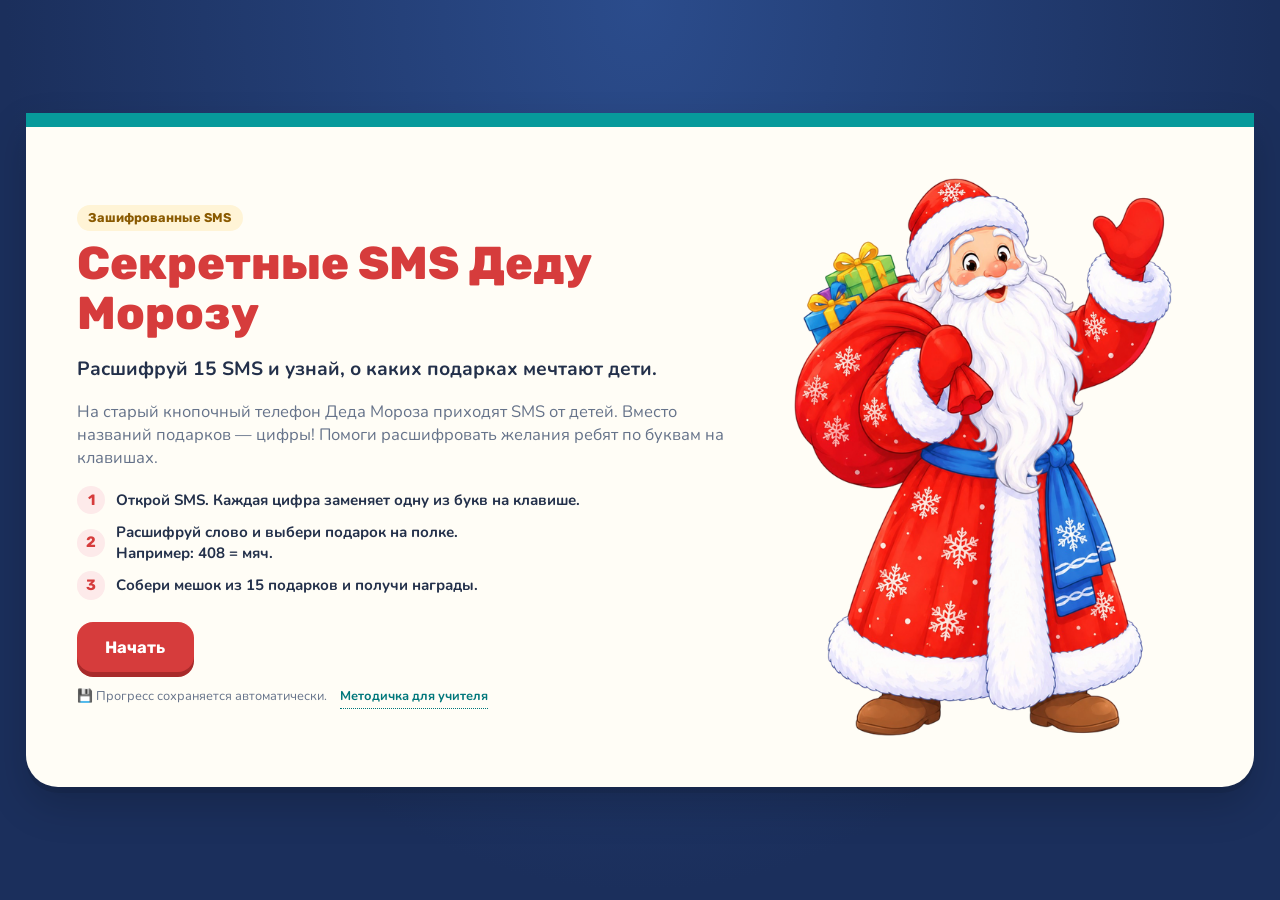
<file: index.html>
<!DOCTYPE html>
<html lang="ru">
<head>
  <meta charset="UTF-8">
  <meta name="viewport" content="width=device-width, initial-scale=1">
  <title>Секретные SMS Деду Морозу</title>
  <link rel="stylesheet" href="files/style.css">
</head>
<body>
  <div class="snow" id="snow" aria-hidden="true"></div>

  <!-- ЭКРАН 1: ОБЛОЖКА -->
  <section id="screen-start" class="screen active">
    <div class="cover">
      <div class="cover-text">
        <div class="badge" id="start-badge"></div>
        <h1 id="start-title"></h1>
        <p class="cover-tagline" id="start-tagline">Расшифруй 15 SMS и узнай, о каких подарках мечтают дети.</p>
        <p class="lead">На старый кнопочный телефон Деда Мороза приходят SMS от детей. Вместо названий подарков — цифры! Помоги расшифровать желания ребят по буквам на клавишах.</p>
        <ul class="how">
          <li><span class="how-num">1</span><span>Открой SMS. Каждая цифра заменяет одну из букв на клавише.</span></li>
          <li><span class="how-num">2</span><span>Расшифруй слово и выбери подарок на полке. <br>Например: 408 = мяч.</span></li>
          <li><span class="how-num">3</span><span>Собери мешок из <b id="start-count">15</b> подарков и получи награды.</span></li>
        </ul>
        <div class="start-actions">
          <button class="btn btn-primary hidden" id="btn-continue"></button>
          <button class="btn btn-primary" id="btn-start">Начать</button>
        </div>
        <p class="save-note">Прогресс сохраняется автоматически. <button class="teacher-link" id="btn-guide-start" type="button">Методичка для учителя</button></p>
      </div>
      <div class="cover-ded"><img src="files/img/ded-happy.png" alt="Дед Мороз"></div>
    </div>
  </section>

  <!-- ЭКРАН 2: ИГРА -->
  <section id="screen-game" class="screen">
    <header class="topbar">
      <div class="progress" id="progress"></div>
      <div class="topbar-right">
        <div class="pill" title="Время расшифровки SMS"><span>⏱</span> <span id="timer">0:00</span></div>
        <div class="pill" title="Подарков в мешке"><span>🎁</span> <span id="sack-count">0</span>/<span id="sack-total">15</span></div>
        <button class="pill pill-btn" id="btn-awards" title="Награды"><span>🏆</span> <span id="awards-count">0</span></button>
        <button class="icon-btn" id="btn-sound" title="Звук">🔊</button>
      </div>
    </header>

    <!-- 2а. Пришло SMS -->
    <div class="stage" id="stage-mail">
      <div class="mailbox-wrap">
        <div class="phone phone-incoming" id="incoming-phone">
  <div class="phone-speaker" aria-hidden="true"></div>
  <div class="phone-screen">
    <div class="phone-status"><span>ДЕД МОРОЗ</span><span aria-hidden="true">▮▮▮ ▰</span></div>
    <div class="sms-notification" aria-hidden="true">SMS <span class="sms-badge">1</span></div><div id="env-from"></div><div class="phone-caption">Новое сообщение</div>
  </div>
  <div class="phone-nav" aria-hidden="true"><span>●</span><span>▣</span><span>↩</span></div>
  <div class="phone-keypad" aria-label="Ключ к шифру"></div>
</div>
        <div class="mail-text">
          <div class="mail-num" id="mail-num"></div>
          <h2 id="mail-title"></h2>
          <div class="mail-hint" id="mail-hint"></div>
          <button class="btn btn-primary btn-big" id="btn-open">Открыть SMS</button>
          <p class="mail-note">Открой SMS, расшифруй слово и выбери подарок. Телефон с буквами останется перед глазами.</p>
        </div>
      </div>
      <aside class="incoming-assistant" aria-label="Подсказка Деда Мороза">
        <p class="incoming-bubble">Помоги мне расшифровать SMS, чтобы правильно выбрать подарок!</p>
        <img src="files/img/ded-sms.png" alt="Дед Мороз читает новое SMS на кнопочном телефоне" width="1088" height="1472">
      </aside>
    </div>

    <!-- 2б. SMS и кладовая -->
    <div class="stage hidden" id="stage-letter">
      <div class="letter-col">
        <div class="phone" id="game-phone">
  <div class="phone-speaker" aria-hidden="true"></div>
  <div class="phone-screen">
    <div class="phone-status"><span>ДЕД МОРОЗ</span><span aria-hidden="true">▮▮▮ ▰</span></div>
    <div class="letter-head"><span class="letter-from" id="letter-from"></span><span class="letter-mech" id="letter-mech"></span></div><div class="letter-body"><div class="letter-text" id="letter-text"></div></div>
  </div>
  <div class="phone-nav" aria-hidden="true"><span>●</span><span>▣</span><span>↩</span></div>
  <div class="phone-keypad" aria-label="Ключ к шифру"></div>
</div>
        <p class="sms-help" id="sms-help">Одна цифра — одна буква. Сверься с клавишами и выбери подарок на полке.</p>
      </div>

      <div class="side" id="gift-side">
        <div class="storeroom" id="storeroom">
          <div class="store-head">
            <h3 id="store-q"></h3>
            <span class="store-hint">Выбери подарок на полке</span>
          </div>
          <div class="shelves" id="shelves"></div>
        </div>
      </div>
      <div class="result hidden" id="result" role="status" aria-live="polite"></div>
    </div>
  </section>

  <!-- ЭКРАН 3: ФИНАЛ -->
  <section id="screen-finish" class="screen">
    <div class="finish">
      <div class="finish-ded"><img src="files/img/ded-happy.png" alt=""></div>
      <div class="finish-main">
        <div class="finish-head">
          <div>
            <div class="badge">Все подарки собраны!</div>
            <h1>Спасибо, помощник!</h1>
          </div>
          <div class="finish-actions">
            <button class="btn btn-secondary" id="btn-guide-finish" type="button">Методичка</button>
            <button class="btn btn-secondary" id="btn-diploma">🏅 Грамота</button>
            <button class="btn btn-primary" id="btn-restart">Сыграть ещё раз</button>
          </div>
        </div>
        <div class="stats" id="stats"></div>
        <h3 class="sub">Награды</h3>
        <div class="awards" id="finish-awards"></div>
        <h3 class="sub">Подарки и время расшифровки</h3>
        <div class="kids" id="kids"></div>
      </div>
    </div>
  </section>

  <!-- Методичка открывается поверх обложки или итогов и не меняет игровую сетку. -->
  <dialog class="guide-modal" id="guide-modal" aria-labelledby="guide-title">
    <div class="guide-modal-head">
      <h2 id="guide-title">Методичка для учителя</h2>
      <button class="btn btn-secondary" id="btn-guide-close" type="button" autofocus>Закрыть</button>
    </div>
    <iframe id="guide-frame" title="Методичка: инструкция, ответы и награды" data-src="files/guide.html"></iframe>
  </dialog>

  <!-- НАГРАДЫ -->
  <div class="modal hidden" id="awards-modal">
    <div class="card">
      <h2>Награды</h2>
      <div class="awards" id="awards-list"></div>
      <div class="card-actions"><button class="btn btn-primary" id="btn-awards-close">Закрыть</button></div>
    </div>
  </div>

  <!-- ГРАМОТА -->
  <div class="modal hidden" id="diploma-modal">
    <div class="card diploma-card">
      <div class="diploma" id="diploma">
        <div class="dip-top">ГРАМОТА</div>
        <div class="dip-sub">вручается</div>
        <input class="dip-name" id="dip-name" placeholder="Впиши своё имя" maxlength="40">
        <div class="dip-text">за помощь Деду Морозу: расшифрованы все <span id="dip-total">15</span> SMS и собраны подарки для ребят!</div>
        <div class="dip-row"><span id="dip-time"></span><span id="dip-awards"></span></div>
        <img class="dip-ded" src="files/img/ded-happy.png" alt="">
        <div class="dip-sign">Дед Мороз</div>
      </div>
      <div class="card-actions">
        <button class="btn btn-secondary" id="btn-print">🖨 Распечатать</button>
        <button class="btn btn-primary" id="btn-diploma-close">Закрыть</button>
      </div>
    </div>
  </div>

  <div class="toast-box" id="toasts"></div>
  <img class="flyer hidden" id="flyer" alt="">

  <script src="files/letters.js"></script>
  <script src="files/mechanics.js"></script>
  <script src="files/rules.js"></script>
  <script src="files/game.js"></script>
</body>
</html>
</file>
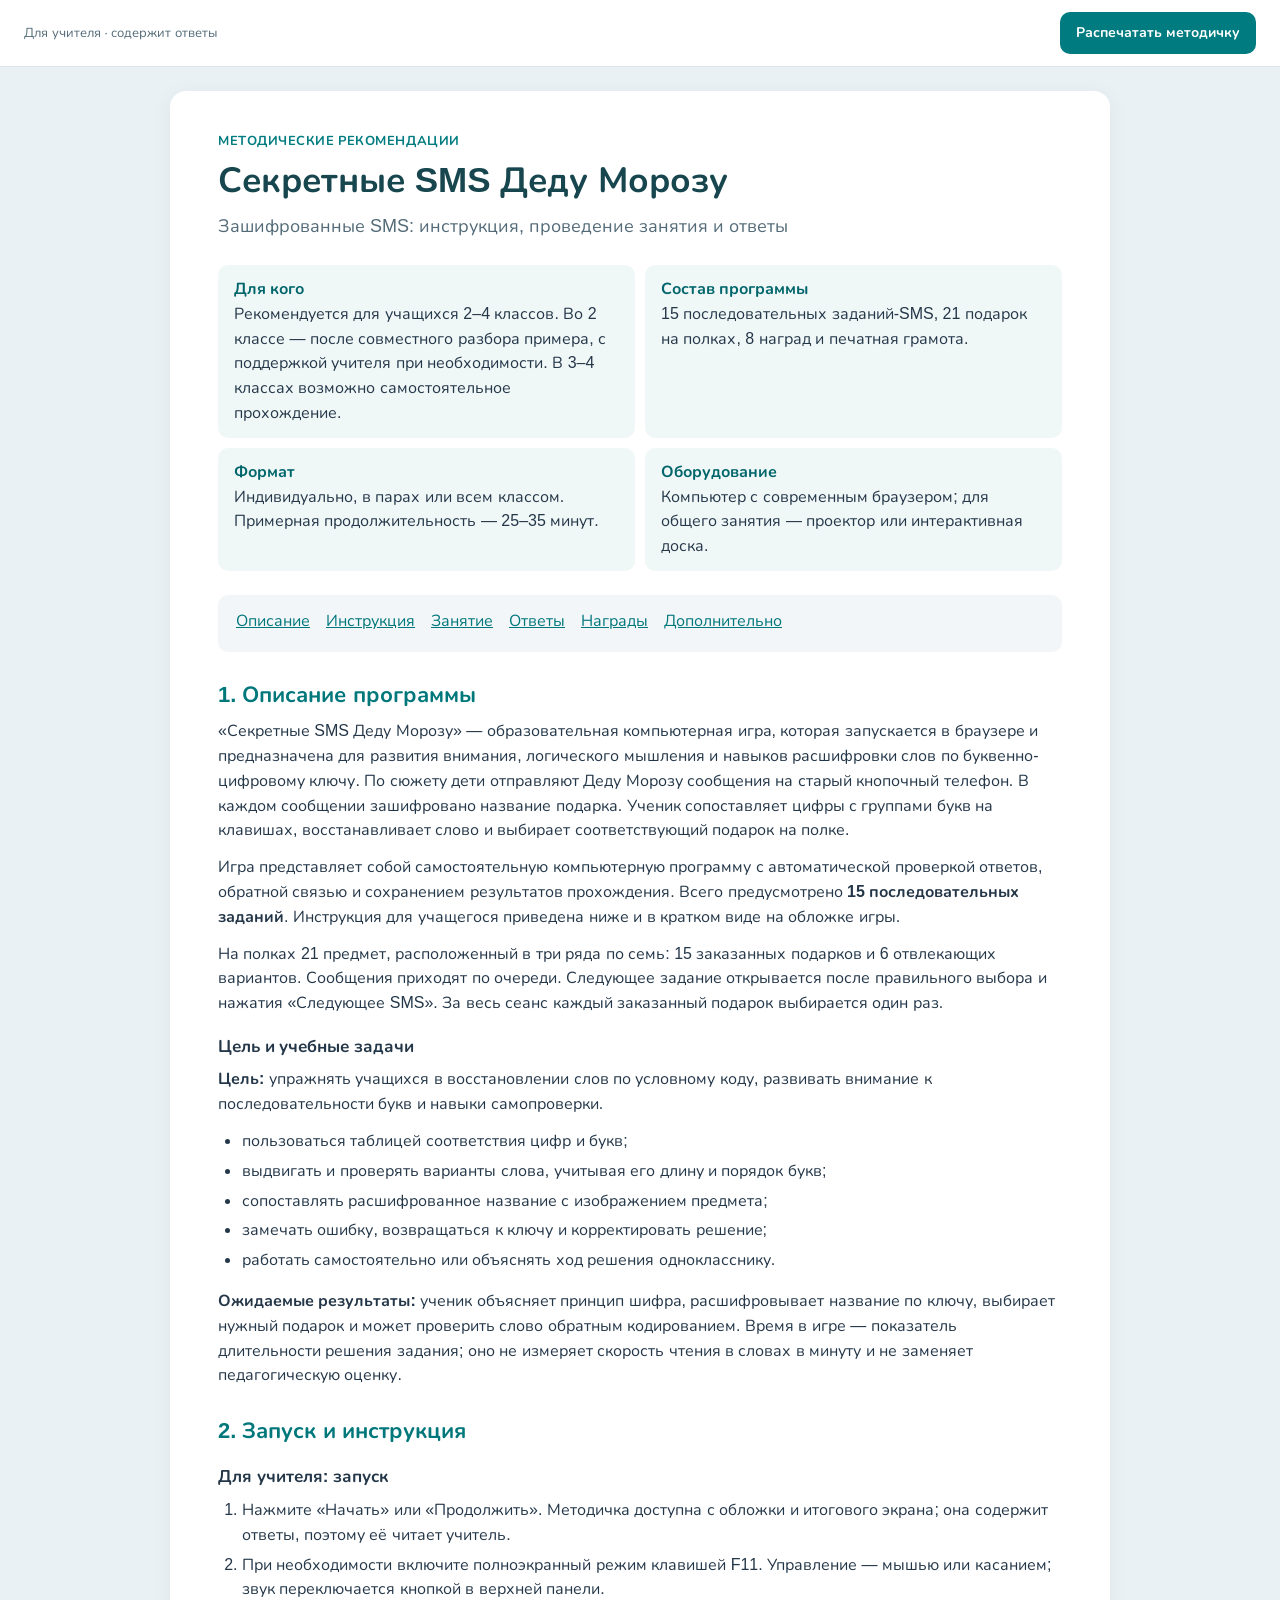
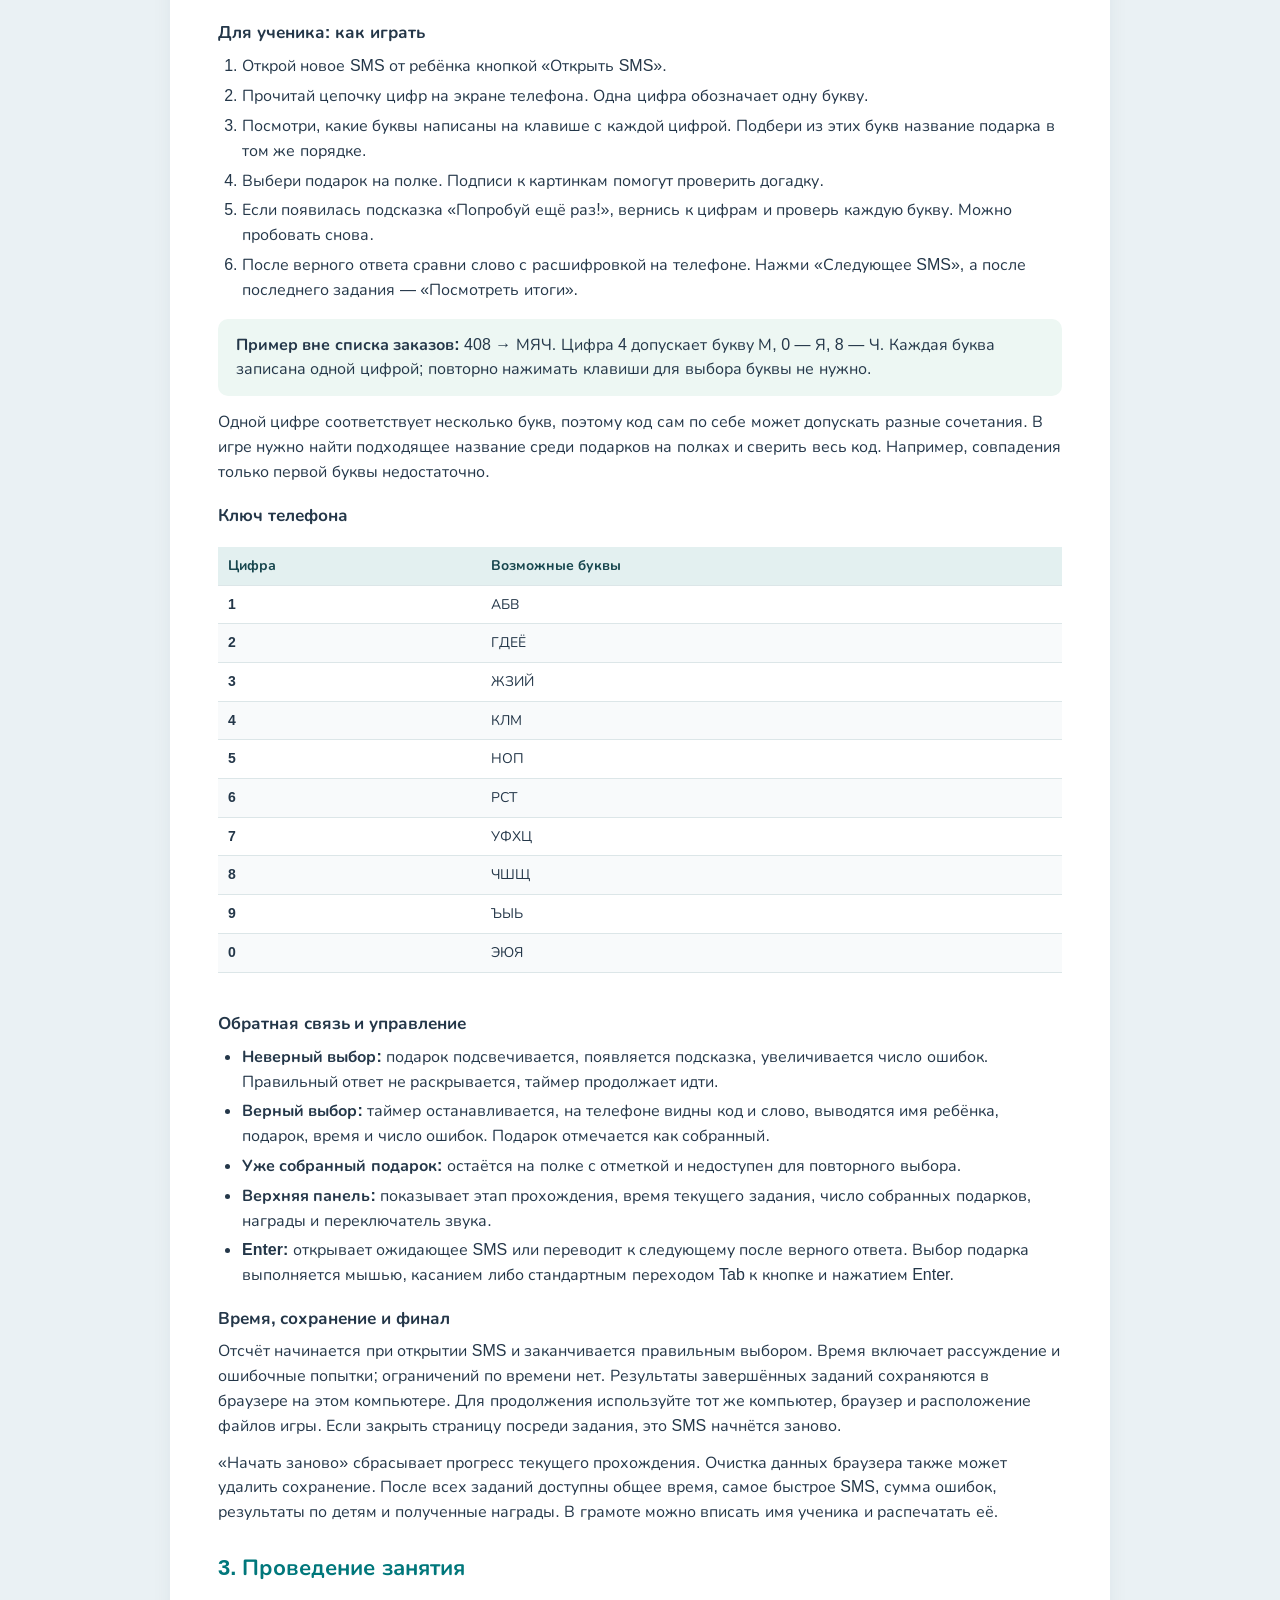
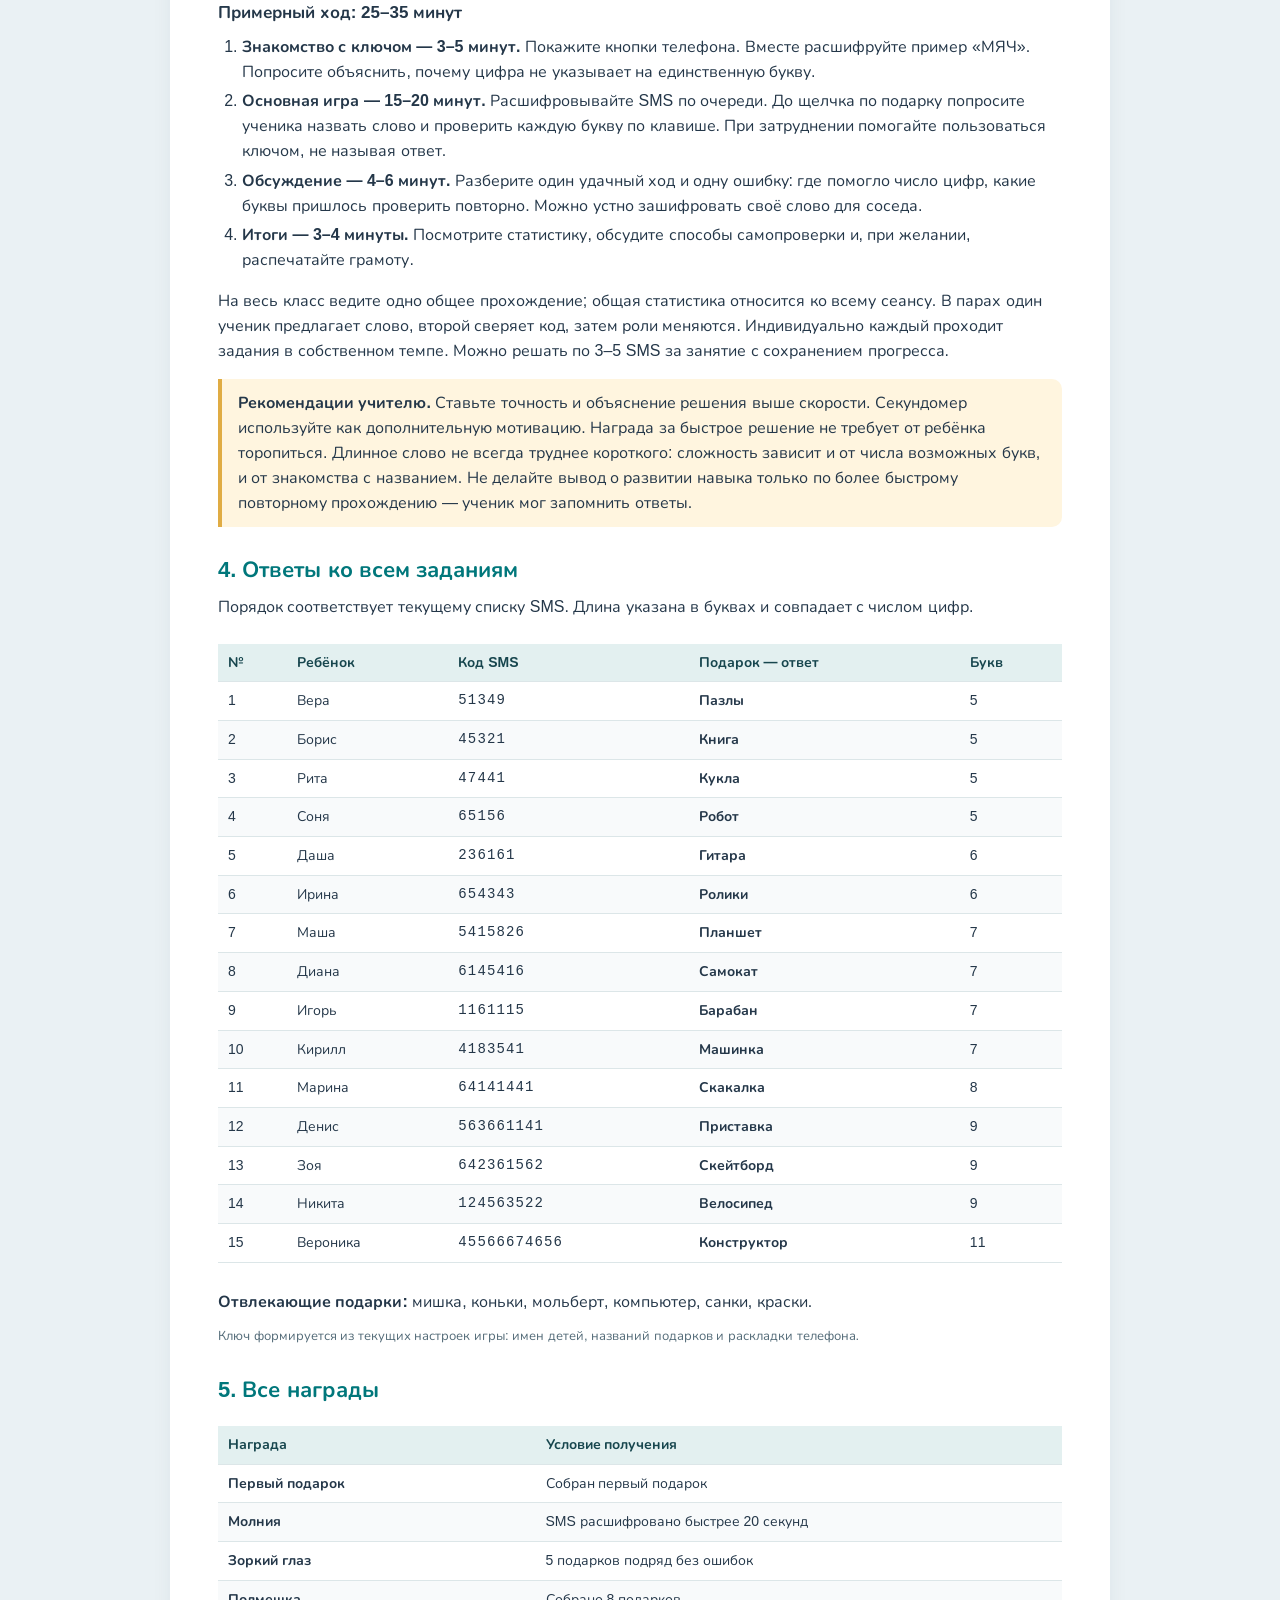
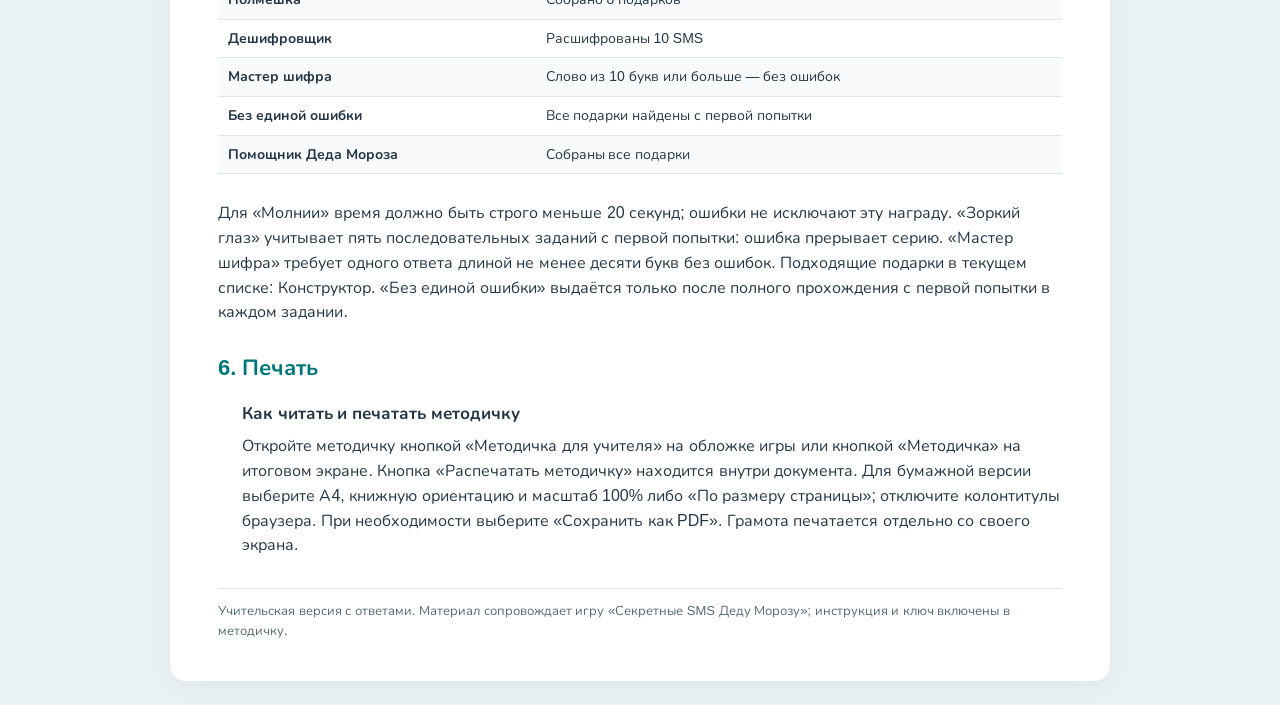
<file: files/guide.html>
<!doctype html>
<html lang="ru">
<head>
  <meta charset="utf-8">
  <meta name="viewport" content="width=device-width, initial-scale=1">
  <title>Методичка — Зашифрованные SMS</title>
  <link rel="stylesheet" href="guide.css">
</head>
<body>
  <div class="guide-toolbar"><span>Для учителя · содержит ответы</span><button id="guide-print" type="button">Распечатать методичку</button></div>
  <main id="guide"><noscript>Для отображения методички включите JavaScript в браузере.</noscript></main>
  <script src="letters.js"></script>
  <script src="mechanics.js"></script>
  <script src="rules.js"></script>
  <script src="guide.js"></script>
</body>
</html>
</file>
<file: files/style.css>
/* ---------- Шрифты (лежат в папке fonts, интернет не нужен) ---------- */
@font-face { font-family: "Nunito"; font-weight: 400; src: url("fonts/nunito-cyrillic-400-normal.woff2") format("woff2"); unicode-range: U+0400-045F, U+0490-0491, U+04B0-04B1, U+2116; }
@font-face { font-family: "Nunito"; font-weight: 400; src: url("fonts/nunito-latin-400-normal.woff2") format("woff2"); unicode-range: U+0000-00FF, U+2000-206F, U+20AC, U+2122; }
@font-face { font-family: "Nunito"; font-weight: 700; src: url("fonts/nunito-cyrillic-700-normal.woff2") format("woff2"); unicode-range: U+0400-045F, U+0490-0491, U+04B0-04B1, U+2116; }
@font-face { font-family: "Nunito"; font-weight: 700; src: url("fonts/nunito-latin-700-normal.woff2") format("woff2"); unicode-range: U+0000-00FF, U+2000-206F, U+20AC, U+2122; }
@font-face { font-family: "Nunito"; font-weight: 800; src: url("fonts/nunito-cyrillic-800-normal.woff2") format("woff2"); unicode-range: U+0400-045F, U+0490-0491, U+04B0-04B1, U+2116; }
@font-face { font-family: "Nunito"; font-weight: 800; src: url("fonts/nunito-latin-800-normal.woff2") format("woff2"); unicode-range: U+0000-00FF, U+2000-206F, U+20AC, U+2122; }
@font-face { font-family: "Rubik"; font-weight: 700; src: url("fonts/rubik-cyrillic-700-normal.woff2") format("woff2"); unicode-range: U+0400-045F, U+0490-0491, U+04B0-04B1, U+2116; }
@font-face { font-family: "Rubik"; font-weight: 700; src: url("fonts/rubik-latin-700-normal.woff2") format("woff2"); unicode-range: U+0000-00FF, U+2000-206F, U+20AC, U+2122; }
@font-face { font-family: "Rubik"; font-weight: 800; src: url("fonts/rubik-cyrillic-800-normal.woff2") format("woff2"); unicode-range: U+0400-045F, U+0490-0491, U+04B0-04B1, U+2116; }
@font-face { font-family: "Rubik"; font-weight: 800; src: url("fonts/rubik-latin-800-normal.woff2") format("woff2"); unicode-range: U+0000-00FF, U+2000-206F, U+20AC, U+2122; }


/* ---------- Цвета ---------- */
:root {
  --night: #1B2F5C;
  --night2: #2B4C8C;
  --paper: #FFFDF6;
  --card: #FFFFFF;
  --ink: #23304A;
  --soft: #66738A;
  --line: #DCE4EE;
  --red: #D63C3C;
  --red-dark: #A82A2A;
  --red-light: #FDEAEA;
  --green: #2E9B5F;
  --green-light: #E2F4EA;
  --gold: #F2B33D;
  --gold-light: #FFF4D6;
  --blue: #2F63B5;
  --blue-light: #E7F0FB;
  --wood: #C8925A;
  --wood-dark: #9B6A3A;
  --wood-light: #E8C79C;
  --shadow: 0 6px 0 rgba(0,0,0,.08), 0 18px 40px rgba(0,0,0,.18);
}

* { box-sizing: border-box; margin: 0; padding: 0; }
html, body { min-height: 100%; }
body {
  font-family: "Nunito", "Segoe UI", Arial, sans-serif; color: var(--ink);
  background: radial-gradient(ellipse at 50% 0%, var(--night2) 0%, var(--night) 70%) fixed, var(--night);
  font-size: clamp(15px, min(1.15vw, 2.1vh), 21px); line-height: 1.4; overflow-x: hidden;
}
h1, h2, h3, .btn, .badge, .pill, .letter-from, .dot, .mail-num, .store-head h3, .dip-top { font-family: "Rubik", "Nunito", sans-serif; }

.screen { display: none; min-height: 100vh; padding: clamp(10px, 2vh, 28px) clamp(12px, 2vw, 32px); position: relative; z-index: 1; }
.screen.active { display: flex; flex-direction: column; animation: fade .35s ease; }
.hidden { display: none !important; }
@keyframes fade { from { opacity: 0; transform: translateY(8px); } to { opacity: 1; transform: none; } }

/* ---------- Снег ---------- */
.snow { position: fixed; inset: 0; pointer-events: none; z-index: 0; overflow: hidden; }
.flake { position: absolute; top: -20px; border-radius: 50%; background: #fff; opacity: .8; animation: fall linear infinite; }
@keyframes fall { to { transform: translate(var(--drift), 110vh); } }
@media (prefers-reduced-motion: reduce) { .flake { display: none; } }

/* ---------- Кнопки ---------- */
.btn { border: 2px solid transparent; cursor: pointer; font-weight: 700; font-size: 1em; padding: .7em 1.3em; border-radius: 16px; transition: transform .12s, box-shadow .12s, background .2s; white-space: nowrap; }
.btn:active { transform: translateY(3px); }
.btn-primary { background: var(--red); color: #fff; box-shadow: 0 5px 0 var(--red-dark); }
.btn-primary:hover { background: #E04A4A; }
.btn-primary:active { box-shadow: 0 2px 0 var(--red-dark); }
.btn-secondary { background: #fff; color: var(--red); border-color: var(--line); box-shadow: 0 5px 0 var(--line); }
.btn-green { background: var(--green); color: #fff; box-shadow: 0 5px 0 #1F7546; }
.btn-big { font-size: 1.2em; padding: .8em 1.8em; }
.icon-btn { background: rgba(255,255,255,.95); border: none; border-radius: 12px; width: 2.4em; height: 2.4em; font-size: 1em; cursor: pointer; }
.badge { display: inline-block; background: var(--gold-light); color: #8A5A00; font-weight: 700; font-size: .85em; padding: .35em .9em; border-radius: 999px; margin-bottom: .6em; }

/* ---------- Обложка ---------- */
#screen-start { align-items: center; justify-content: center; }
.cover { position: relative; max-width: 1400px; width: 100%; background: var(--paper); border-radius: 0 0 32px 32px; box-shadow: var(--shadow);
  display: grid; grid-template-columns: minmax(0, 1.5fr) minmax(0, 1fr); gap: 24px; align-items: center; padding: clamp(24px, min(4vw, 6vh), 64px); overflow: hidden;
  border-top: 14px solid; border-image: repeating-linear-gradient(90deg, var(--red) 0 40px, #fff 40px 60px, var(--blue) 60px 100px, #fff 100px 120px) 14; }
h1 { font-size: clamp(30px, min(3.6vw, 6.6vh), 66px); font-weight: 800; line-height: 1.08; color: var(--red); margin-bottom: .4em; }
.lead { font-size: 1.1em; color: var(--soft); margin-bottom: 1em; }
.cover-tagline { font-size: clamp(17px, 1.5vw, 24px); font-weight: 700; line-height: 1.35; color: var(--ink); margin-bottom: .9em; }
.how { list-style: none; display: grid; gap: .5em; margin-bottom: 1.5em; }
.how li { display: flex; align-items: center; gap: .7em; font-weight: 700; }
.how-num { flex: none; width: 1.9em; height: 1.9em; border-radius: 50%; background: var(--red-light); color: var(--red); display: grid; place-items: center; font-family: "Rubik"; }
.start-actions { display: flex; gap: 14px; flex-wrap: wrap; align-items: stretch; }
.start-actions .btn { font-size: 1.1em; padding: .8em 1.6em; }
@media (max-width: 600px) { .start-actions .btn { white-space: normal; flex: 1 1 100%; } }
.save-note { margin-top: 1em; font-size: .85em; color: var(--soft); }
.save-note::before { content: "💾 "; }
.teacher-link { display: inline-block; margin-left: 10px; padding: 3px 0; background: none; border: 0; border-bottom: 1px dotted currentColor; color: #00777b; font: inherit; font-weight: 700; cursor: pointer; }
.teacher-link:focus-visible { outline: 3px solid var(--gold); outline-offset: 3px; }
.guide-modal { width: min(1100px, 96vw); height: min(880px, 94vh); height: min(880px, 94dvh); max-width: none; max-height: none; padding: 0; border: 0; border-radius: 20px; margin: auto; background: #eaf1f4; color: var(--ink); box-shadow: 0 20px 80px #0006; }
.guide-modal[open] { display: flex; flex-direction: column; }
.guide-modal::backdrop { background: #0a142db3; }
.guide-modal-head { flex: none; display: flex; justify-content: space-between; align-items: center; gap: 12px; padding: 12px 18px; background: white; border-bottom: 1px solid #d9e5e9; }
.guide-modal-head h2 { font-size: clamp(16px, 2vw, 22px); }
.guide-modal-head .btn { font-size: 13px; padding: 8px 12px; }
.guide-modal iframe { display: block; width: 100%; flex: 1; min-height: 0; border: 0; background: white; }
.cover-ded { display: flex; justify-content: center; }
.cover-ded img { max-height: min(62vh, 560px); max-width: 100%; animation: bob 4s ease-in-out infinite; }
@keyframes bob { 50% { transform: translateY(-10px); } }

/* ---------- Верхняя панель ---------- */
.topbar { display: flex; justify-content: space-between; align-items: center; gap: 14px; margin-bottom: clamp(8px, 1.6vh, 18px); }
.progress { display: flex; gap: 6px; flex-wrap: wrap; }
.dot { width: 2.1em; height: 2.1em; border-radius: 50%; background: rgba(255,255,255,.15); border: 2px solid rgba(255,255,255,.35); color: #fff; display: grid; place-items: center; font-size: .78em; font-weight: 700; overflow: hidden; }
.dot.current { background: #fff; color: var(--red); border-color: #fff; transform: scale(1.12); }
.dot.done { background: #fff; border-color: var(--gold); padding: 2px; }
.dot.done img { width: 100%; height: 100%; object-fit: contain; }
.topbar-right { display: flex; gap: 10px; align-items: center; }
.pill { background: rgba(255,255,255,.95); border: none; border-radius: 12px; padding: .35em .8em; font-weight: 700; white-space: nowrap; font-size: 1em; color: var(--ink); }
.pill-btn { cursor: pointer; }
.pill.bump { animation: bump .5s; }
@keyframes bump { 40% { transform: scale(1.25); } }

/* ---------- Сцены ---------- */
.stage { flex: 1; width: 100%; max-width: 1600px; margin: 0 auto; }

/* Пришло письмо */
#stage-mail { display: flex; align-items: center; justify-content: center; }
.mailbox-wrap { background: var(--paper); border-radius: 30px; box-shadow: var(--shadow); padding: clamp(24px, 4vh, 56px) clamp(24px, 4vw, 64px); display: grid; grid-template-columns: auto 1fr; gap: clamp(24px, 4vw, 64px); align-items: center; max-width: 1100px; width: 100%; }
.envelope { position: relative; width: clamp(240px, 26vw, 420px); aspect-ratio: 1.6; background: #F6E7C8; border-radius: 14px; box-shadow: 0 10px 30px rgba(0,0,0,.2); animation: arrive .8s cubic-bezier(.3,1.4,.5,1); overflow: hidden;
  border: 8px solid; border-image: repeating-linear-gradient(135deg, var(--red) 0 14px, #fff 14px 24px, var(--blue) 24px 38px, #fff 38px 48px) 8; }
@keyframes arrive { from { transform: translate(-60px, -40px) rotate(-14deg); opacity: 0; } to { transform: none; opacity: 1; } }
.env-flap { position: absolute; left: 0; right: 0; top: 0; height: 55%; background: linear-gradient(to bottom right, transparent 49.5%, #EAD4A8 50%) left / 50% 100% no-repeat, linear-gradient(to bottom left, transparent 49.5%, #EAD4A8 50%) right / 50% 100% no-repeat; transform: scaleY(-1); transform-origin: top; opacity: .9; }
.env-stamp { position: absolute; right: 6%; top: 8%; width: 18%; aspect-ratio: .85; background: #fff; border: 3px dashed var(--red); display: grid; place-items: center; color: var(--blue); font-size: 1.6em; }
.env-to { position: absolute; right: 8%; bottom: 12%; text-align: right; font-weight: 800; font-size: 1em; color: var(--ink); }
.env-to small { font-weight: 600; color: var(--soft); }
.env-from { position: absolute; left: 8%; top: 12%; font-family: "Rubik"; font-weight: 700; color: var(--red); font-size: 1.05em; }
.mail-num { color: var(--red); font-weight: 700; font-size: .9em; margin-bottom: .3em; }
.mail-text h2 { font-size: clamp(26px, 2.6vw, 46px); line-height: 1.1; margin-bottom: .5em; }
.mail-hint { background: var(--blue-light); color: #1D4A8F; font-weight: 700; padding: .6em 1em; border-radius: 14px; margin-bottom: 1.2em; }
.mail-hint::before { content: "✨ "; }
.mail-note { margin-top: .9em; color: var(--soft); font-size: .85em; }

/* Письмо + кладовая */
#stage-letter { display: grid; grid-template-columns: minmax(0, 1fr) minmax(0, 1fr); gap: clamp(14px, 2vw, 32px); align-items: start; }
#stage-letter.reading { grid-template-columns: minmax(0, 1.6fr) minmax(0, 1fr); }
.letter-col { display: flex; flex-direction: column; gap: 12px; }
.letter { background: var(--paper); border-radius: 0 0 24px 24px; box-shadow: var(--shadow); padding: clamp(16px, 2.2vw, 34px); position: relative;
  border-top: 10px solid; border-image: repeating-linear-gradient(90deg, var(--red) 0 30px, #fff 30px 44px, var(--blue) 44px 74px, #fff 74px 88px) 10; }
.letter-head { display: flex; justify-content: space-between; align-items: center; gap: 10px; flex-wrap: wrap; margin-bottom: .8em; }
.letter-from { font-weight: 700; color: var(--red); font-size: 1.15em; }
.letter-mech { background: var(--blue-light); color: #1D4A8F; font-weight: 700; font-size: .8em; padding: .35em .8em; border-radius: 999px; }
.letter-body { overflow: hidden; }
.letter-text { position: relative; font-size: clamp(19px, min(1.6vw, 3vh), 30px); line-height: 2; font-weight: 600; color: #2A2F3A; word-break: break-word; }
#stage-letter:not(.reading) .letter-text { font-size: clamp(16px, min(1.25vw, 2.4vh), 24px); }
.letter-text .gap { letter-spacing: .05em; color: #8A93A3; }
.letter-text .extra { color: #B5BECB; }
.letter-text.is-noise { letter-spacing: .12em; }
.letter-text.is-solid { word-break: break-all; }
.letter-text.flip-180 { transform: rotate(180deg); }
.letter-text.flip-y { transform: scaleY(-1); }
/* маски «закрыта часть строки»: строка = 2em, буквы примерно посередине */
.letter-text.mask-bottom::after, .letter-text.mask-top::after { content: ""; position: absolute; inset: 0; pointer-events: none; }
.letter-text.mask-bottom::after { background: repeating-linear-gradient(to bottom, transparent 0, transparent 1.2em, var(--paper) 1.2em, var(--paper) 2em); }
.letter-text.mask-top::after { background: repeating-linear-gradient(to bottom, var(--paper) 0, var(--paper) .88em, transparent .88em, transparent 2em); }
.letter-text.plain { transform: none; }
.letter-text.plain::after { display: none; }
.letter-text.reveal { animation: reveal .6s; }
@keyframes reveal { from { opacity: 0; filter: blur(4px); } to { opacity: 1; filter: none; } }
.letter-foot { display: flex; justify-content: flex-end; margin-top: 1em; }
.decoded-label { font-weight: 800; color: var(--green); font-size: .85em; margin-bottom: .2em; }
.decoded-label::before { content: "✓ "; }

.result { border-radius: 20px; padding: .9em 1.2em; display: flex; align-items: center; gap: 1em; box-shadow: var(--shadow); animation: fade .3s; }
.result.good { background: var(--green-light); }
.result.bad { background: var(--red-light); }
.result img { width: 3.6em; height: 3.6em; object-fit: contain; flex: none; }
.result .r-text { flex: 1; }
.result .r-title { font-family: "Rubik"; font-weight: 800; font-size: 1.15em; }
.result.good .r-title { color: var(--green); }
.result.bad .r-title { color: var(--red); }
.result .r-sub { font-size: .9em; color: var(--soft); font-weight: 600; }

.side { min-width: 0; }
.ded-reading { display: flex; flex-direction: column; align-items: center; gap: 10px; }
.ded-reading img { max-height: min(58vh, 520px); max-width: 100%; }
.ded-bubble { background: #fff; border-radius: 18px; padding: .8em 1.1em; font-weight: 700; text-align: center; max-width: 360px; position: relative; order: -1; }
.ded-bubble::after { content: ""; position: absolute; bottom: -12px; left: 50%; transform: translateX(-50%); border: 12px solid transparent; border-top-color: #fff; border-bottom: 0; }

/* Кладовая */
.storeroom { background: #6E4A2B; border-radius: 24px; padding: clamp(12px, 1.4vw, 22px); box-shadow: var(--shadow); animation: fade .35s; border: 4px solid #8A5E36; }
.store-head { display: flex; justify-content: space-between; align-items: baseline; gap: 10px; flex-wrap: wrap; color: #fff; margin-bottom: .6em; }
.store-head h3 { font-size: 1.25em; }
.store-hint { color: #F3DDBE; font-size: .85em; font-weight: 600; }
.shelves { display: grid; grid-template-columns: repeat(7, minmax(0, 1fr)); gap: 0 6px; }
.item { position: relative; border: none; background: transparent; cursor: pointer; padding: 6px 4px 0; display: flex; flex-direction: column; align-items: center; justify-content: flex-end; font-family: inherit; color: #fff;
  border-bottom: 12px solid var(--wood); margin-bottom: 12px; box-shadow: 0 6px 0 var(--wood-dark); transition: transform .12s; }
.item:nth-child(7n+1) { border-bottom-left-radius: 4px; }
.item img { width: 100%; aspect-ratio: 1; object-fit: contain; filter: drop-shadow(0 4px 3px rgba(0,0,0,.35)); transition: transform .15s; }
.item:hover:not(:disabled) img { transform: translateY(-6px) scale(1.06); }
.item .iname { font-size: .68em; font-weight: 700; line-height: 1.15; min-height: 2.3em; text-align: center; color: #FCEBD3; padding: 2px 0 4px; }
.item:disabled { cursor: default; }
.item.given img { opacity: .25; filter: grayscale(1); }
.item.given::after { content: "✓"; position: absolute; top: 18%; left: 50%; transform: translateX(-50%); width: 1.6em; height: 1.6em; border-radius: 50%; background: var(--green); color: #fff; display: grid; place-items: center; font-weight: 800; }
.item.wrong img { animation: shake .45s; filter: drop-shadow(0 0 8px var(--red)); }
.item.right img { transform: scale(1.15); filter: drop-shadow(0 0 12px #FFE27A); }
@keyframes shake { 20%,60% { transform: translateX(-6px); } 40%,80% { transform: translateX(6px); } }

/* Летящий подарок */
.flyer { position: fixed; z-index: 30; pointer-events: none; object-fit: contain; transition: transform .9s cubic-bezier(.5,-0.3,.6,1), opacity .9s; }

/* Тосты наград */
.toast-box { position: fixed; right: 16px; bottom: 16px; width: min(380px, calc(100vw - 32px)); display: flex; flex-direction: column; gap: 10px; z-index: 40; pointer-events: none; }
.toast { background: #fff; border-radius: 18px; padding: .7em 1.1em; display: flex; align-items: center; gap: .8em; box-shadow: 0 12px 30px rgba(0,0,0,.3); border: 3px solid var(--gold); animation: toastIn .5s cubic-bezier(.3,1.5,.5,1); }
.toast.out { animation: toastOut .4s forwards; }
.toast .t-icon { font-size: 2em; }
.toast .t-small { font-size: .75em; color: #8A5A00; font-weight: 800; text-transform: uppercase; letter-spacing: .05em; }
.toast .t-name { font-family: "Rubik"; font-weight: 800; }
.toast .t-desc { font-size: .8em; color: var(--soft); }
@keyframes toastIn { from { transform: translateX(120%); } to { transform: none; } }
@keyframes toastOut { to { transform: translateX(130%); opacity: 0; } }

/* Награды */
.awards { display: grid; grid-template-columns: repeat(4, minmax(0, 1fr)); gap: 10px; }
.award { display: flex; gap: .6em; align-items: center; background: var(--gold-light); border: 2px solid var(--gold); border-radius: 14px; padding: .4em .7em; }
.award.locked { background: #F1F3F6; border-color: var(--line); }
.award.locked .a-icon { filter: grayscale(1); opacity: .4; }
.award .a-icon { font-size: 1.6em; flex: none; }
.award .a-name { font-weight: 800; font-size: .9em; line-height: 1.2; }
.award .a-desc { font-size: .72em; color: var(--soft); line-height: 1.25; }

/* Окна */
.modal { position: fixed; inset: 0; z-index: 20; background: rgba(10, 20, 45, .6); display: grid; place-items: center; padding: 20px; animation: fade .25s; }
.card { background: #fff; border-radius: 26px; max-width: 980px; width: 100%; padding: clamp(18px, 2.6vw, 36px); max-height: 96vh; overflow-y: auto; }
.card h2 { color: var(--red); margin-bottom: .7em; }
.card-actions { display: flex; justify-content: flex-end; gap: 12px; margin-top: 1.2em; }

/* Финал */
#screen-finish { align-items: center; justify-content: center; }
.finish { max-width: 1500px; width: 100%; background: var(--paper); border-radius: 32px; box-shadow: var(--shadow); display: grid; grid-template-columns: minmax(0, .32fr) minmax(0, 1fr); gap: clamp(16px, 2vw, 32px); padding: clamp(18px, 2.4vw, 40px); align-items: center; }
.finish-ded img { width: 100%; max-height: 70vh; object-fit: contain; }
.finish-head { display: flex; justify-content: space-between; align-items: flex-end; gap: 16px; flex-wrap: wrap; margin-bottom: .7em; }
@media (min-width: 1101px) { .finish-head { flex-wrap: nowrap; } }
.finish h1 { margin-bottom: 0; font-size: clamp(28px, min(3vw, 5.4vh), 54px); }
.finish-actions { display: flex; gap: 10px; flex-wrap: wrap; }
.stats { display: grid; grid-template-columns: repeat(4, minmax(0, 1fr)); gap: 10px; margin-bottom: .8em; }
.stat { background: var(--blue-light); border-radius: 14px; padding: .45em .8em; line-height: 1.25; }
.stat b { display: block; font-family: "Rubik"; font-size: 1.25em; color: var(--blue); line-height: 1.2; }
.stat span { font-size: .8em; color: var(--soft); font-weight: 700; }
.sub { font-size: 1em; margin: .6em 0 .45em; }
.kids { display: grid; grid-template-columns: repeat(8, minmax(0, 1fr)); gap: 6px; }
.kid { background: #fff; border: 2px solid var(--line); border-radius: 12px; padding: 4px; text-align: center; font-size: .72em; font-weight: 700; line-height: 1.2; }
.kid img { width: min(70%, 9vh); aspect-ratio: 1; object-fit: contain; display: block; margin: 0 auto 2px; }
.kid .k-time { color: var(--soft); font-weight: 600; }
.kid.fast { border-color: var(--gold); background: var(--gold-light); }

/* Грамота */
.diploma-card { max-width: 820px; }
.diploma { position: relative; border: 10px double var(--gold); border-radius: 18px; padding: 28px clamp(150px, 30%, 260px) 24px 28px; text-align: center; background: #FFFDF2; overflow: hidden; }
.dip-top { font-size: 3em; font-weight: 800; color: var(--red); letter-spacing: .12em; }
.dip-sub { color: var(--soft); font-weight: 700; margin-bottom: .5em; }
.dip-name { width: 100%; font-family: "Rubik"; font-size: 1.8em; font-weight: 700; text-align: center; border: none; border-bottom: 2px solid var(--ink); background: transparent; color: var(--blue); padding: .1em; outline: none; }
.dip-text { margin: 1em auto .8em; max-width: 30em; font-weight: 700; font-size: 1.05em; }
.dip-row { display: flex; justify-content: center; gap: 2em; color: var(--soft); font-weight: 700; font-size: .9em; }
.dip-ded { position: absolute; right: 12px; bottom: 8px; width: clamp(125px, 26%, 230px); height: auto; max-height: 92%; object-fit: contain; object-position: bottom; }
.dip-sign { margin-top: 1.4em; text-align: left; font-style: italic; font-weight: 700; color: var(--soft); }
.dip-sign::before { content: "Подпись: "; font-style: normal; }

/* ---------- Узкие экраны ---------- */
@media (max-width: 1100px) {
  .cover { grid-template-columns: minmax(0, 1fr); }
  .cover-ded { order: -1; } .cover-ded img { max-height: 26vh; }
  #stage-letter, #stage-letter.reading { grid-template-columns: minmax(0, 1fr); }
  .ded-reading { display: none !important; }
  .mailbox-wrap { grid-template-columns: minmax(0, 1fr); justify-items: center; text-align: center; }
  .finish { grid-template-columns: minmax(0, 1fr); } .finish-ded { display: none; }
  .awards { grid-template-columns: repeat(2, minmax(0, 1fr)); }
}
@media (max-width: 600px) {
  .diploma { padding: 22px 18px; }
  .dip-ded { position: static; display: block; width: 120px; margin: 10px auto 0; }
  .dip-top { font-size: 2.2em; }
}
@media (max-width: 700px) {
  .shelves { grid-template-columns: repeat(4, minmax(0, 1fr)); }
  .stats { grid-template-columns: repeat(2, minmax(0, 1fr)); }
  .kids { grid-template-columns: repeat(4, minmax(0, 1fr)); }
  .topbar { flex-wrap: wrap; }
}

/* ---------- Печать грамоты ---------- */
@media print {
  @page { size: A4 landscape; margin: 12mm; }
  body { background: #fff; }
  .screen, .snow, .modal:not(#diploma-modal), .toast-box, .flyer { display: none !important; }
  #diploma-modal { display: block !important; position: static; background: none; padding: 0; }
  .diploma-card { max-width: none; box-shadow: none; padding: 0; max-height: none; overflow: visible; }
  .diploma-card .card-actions { display: none; }
  .diploma { -webkit-print-color-adjust: exact; print-color-adjust: exact; height: 180mm; font-size: 22px; display: flex; flex-direction: column; justify-content: center; align-items: center; padding: 16mm 95mm 22mm 24mm; }
  .dip-top { font-size: 3.4em; }
  .dip-name { width: 100%; font-size: 2em; }
  .dip-ded { width: auto; height: 58%; max-height: none; right: 10mm; bottom: 6mm; }
  .dip-sign { position: absolute; left: 24mm; bottom: 14mm; margin: 0; }
  .dip-name::placeholder { color: transparent; }
}

/* ---------- Кнопочный телефон и SMS ---------- */
#stage-letter, #stage-letter.reading { grid-template-columns: minmax(290px, .75fr) minmax(0, 1.6fr); }
.letter-col { align-items: center; min-width: 0; }
.phone { width: 100%; max-width: 350px; padding: 17px 19px 22px; border: 4px solid #092f35; border-radius: 48px; background: linear-gradient(130deg, #079a9b, #007879); box-shadow: inset 3px 3px 0 #ffffff45, 0 12px 0 #062b35, 0 22px 35px #0004; color: #17373c; }
.phone-speaker { height: 10px; width: 65px; border: 2px solid #93aab1; border-radius: 8px; background: #163c43; margin: 0 auto 16px; }
.phone-screen { min-height: 170px; background: #c3dfec; border: 7px solid #08323c; border-radius: 28px; padding: 13px; box-shadow: inset 0 3px 8px #1234; overflow-wrap: anywhere; }
.phone-status { display: flex; justify-content: space-between; gap: 8px; padding-bottom: 8px; margin-bottom: 9px; border-bottom: 1px solid #7197a5; font-size: 10px; font-weight: 800; letter-spacing: .1em; }
.phone .letter-head { gap: 7px; margin-bottom: 14px; }
.phone .letter-from { font-size: 16px; color: #17373c; }
.phone .letter-mech { font-size: 11px; background: #e6f4fa; color: #254c59; }
.phone .letter-text.sms-code, #stage-letter:not(.reading) .phone .letter-text.sms-code { font: 700 clamp(24px, 2.1vw, 34px)/1.5 'Rubik', sans-serif; letter-spacing: .1em; color: #11323e; text-align: center; overflow-wrap: anywhere; }
.phone .decoded-label { font-size: 17px; letter-spacing: .08em; color: #25674a; }
.phone .decoded-word { font-size: 19px; letter-spacing: .03em; }
.phone-nav { display: flex; justify-content: space-around; align-items: center; margin: 11px 0; color: #e7f6f4; font-size: 22px; }
.phone-nav span:nth-child(2) { padding: 0 15px; border: 2px solid #a1d5cc; border-radius: 10px; }
.phone-keypad { display: grid; grid-template-columns: repeat(3, minmax(0, 1fr)); gap: 7px; padding: 10px; border: 2px solid #bee8de; border-radius: 20px; }
.phone-key { background: linear-gradient(#fff, #dae6e4); border: 2px solid #3c5e60; border-bottom: 5px solid #1c4144; border-radius: 8px; text-align: center; padding: 3px 0; line-height: 1.15; }
.phone-key b { display: block; font-family: 'Rubik', sans-serif; font-size: 26px; color: #007b7e; }
.phone-key span { display: block; font-size: 16px; font-weight: 800; color: #162d35; }
.phone-key:last-child { grid-column: 2; }
.phone-incoming { animation: sms-arrive .6s ease; }
.sms-notification { margin: 8px auto; font-family: 'Rubik', sans-serif; font-size: 36px; font-weight: 800; text-align: center; }
.sms-badge { display: inline-grid; place-items: center; vertical-align: top; width: 25px; height: 25px; border-radius: 50%; background: var(--red); color: white; font-size: 16px; }
#env-from, .phone-caption { text-align: center; font-weight: 800; }
.phone-caption { font-size: 12px; color: #416675; margin-top: 5px; }
.sms-help { max-width: 350px; margin-top: 12px; color: #eef8ff; text-align: center; font-weight: 700; }
.letter-col .result { width: 100%; flex-wrap: wrap; }
.letter-col .result .btn { width: 100%; white-space: normal; }
.item { min-width: 0; }
.btn:focus-visible, .item:focus-visible, .pill-btn:focus-visible, .icon-btn:focus-visible { outline: 4px solid #ffcf54; outline-offset: 4px; }
.cover { border-image: none; border-top-color: #079a9b; }
@keyframes sms-arrive { 0%, 40%, 80% { transform: rotate(-3deg); } 20%, 60% { transform: rotate(3deg); } 100% { transform: none; } }
@media (max-width: 1100px) {
  #stage-letter, #stage-letter.reading { grid-template-columns: minmax(270px, .8fr) minmax(0, 1.4fr); }
  .shelves { grid-template-columns: repeat(4, minmax(0, 1fr)); }
}
@media (max-width: 700px) {
  #stage-letter, #stage-letter.reading { grid-template-columns: minmax(0, 1fr); }
  .phone { max-width: 315px; }
  .topbar-right { flex-wrap: wrap; gap: 6px; }
  .mailbox-wrap { padding: 24px 16px; }
  .mail-text .btn { white-space: normal; }
  .result .r-text { min-width: 160px; }
}
/* Дед Мороз встречает новое SMS рядом с телефоном. */
#stage-mail { gap: clamp(22px, 3vw, 48px); }
#stage-mail .mailbox-wrap { min-width: 0; flex: 1; grid-template-columns: minmax(190px, .65fr) minmax(0, 1fr); gap: clamp(20px, 2.5vw, 40px); padding: clamp(24px, 3vw, 48px); }
#stage-mail .mail-text { min-width: 0; }
#stage-mail .mail-text h2 { font-size: clamp(26px, 2.4vw, 42px); }
#stage-mail .mail-text .btn { white-space: normal; }
.incoming-assistant { flex: 0 0 clamp(240px, 24vw, 350px); display: flex; flex-direction: column; align-items: center; gap: 18px; }
.incoming-bubble { position: relative; margin: 0; padding: 18px 22px; background: #fffdf6; border-radius: 24px; color: var(--ink); font-weight: 800; font-size: clamp(17px, 1.4vw, 22px); line-height: 1.4; text-align: center; box-shadow: 0 8px 24px #0002; }
.incoming-bubble::after { content: ""; position: absolute; left: 50%; bottom: -13px; transform: translateX(-50%); border: 14px solid transparent; border-top-color: #fffdf6; border-bottom: 0; }
.incoming-assistant img { display: block; width: 100%; height: auto; max-height: min(62vh, 620px); object-fit: contain; filter: drop-shadow(0 12px 12px #0003); }
@media (min-width: 901px) and (max-width: 1100px) {
  #stage-mail .mailbox-wrap { text-align: left; justify-items: stretch; }
}
@media (max-width: 900px) {
  #stage-mail { flex-direction: column; justify-content: flex-start; padding: 16px 0; }
  #stage-mail .mailbox-wrap { flex: none; }
  .incoming-assistant { flex: none; width: min(100%, 320px); }
  .incoming-assistant img { max-height: 380px; }
}
@media (max-width: 600px) {
  #stage-mail .mailbox-wrap { grid-template-columns: minmax(0, 1fr); justify-items: center; text-align: center; padding: 24px 16px; }
}
@media (prefers-reduced-motion: reduce) { *, *::before, *::after { animation: none !important; transition: none !important; } }

/* Игра занимает доступную высоту. Результат — отдельная строка под обеими колонками. */
@media screen {
  #screen-game { height: 100vh; height: 100dvh; min-height: 0; padding: clamp(8px, 1.4vh, 20px) clamp(10px, 1.6vw, 28px); }
  #screen-game .topbar { flex: none; margin-bottom: 12px; }
  #screen-game .stage { min-height: 0; }
  #stage-letter, #stage-letter.reading { grid-template-columns: minmax(190px, .65fr) minmax(0, 1.6fr); grid-template-rows: minmax(0, 1fr) auto; gap: 12px 24px; align-items: stretch; }
  #stage-letter .letter-col { container-type: size; min-height: 0; justify-content: center; gap: 8px; }
  #stage-letter .phone { width: min(350px, 100%, 53cqh); flex: none; }
  .phone { container-type: inline-size; padding: 12px; border-radius: 36px; }
  .phone-speaker { height: 3cqw; width: 22cqw; margin-bottom: 4cqw; }
  .phone-screen { min-height: 51cqw; border-width: 2cqw; border-radius: 8cqw; padding: 3cqw; }
  .phone-status { font-size: 3cqw; margin-bottom: 2cqw; padding-bottom: 2cqw; }
  .phone .letter-head { gap: 2cqw; margin-bottom: 3cqw; }
  .phone .letter-from { font-size: 4.8cqw; }
  .phone .letter-mech { font-size: 3.2cqw; }
  .phone .letter-text.sms-code, #stage-letter:not(.reading) .phone .letter-text.sms-code { font-size: 8cqw; line-height: 1.35; letter-spacing: .07em; }
  .phone .decoded-label { font-size: 5.5cqw; }
  .phone .decoded-word { font-size: 5.8cqw; }
  .phone-nav { font-size: 7cqw; margin: 3cqw 0; }
  .phone-nav span:nth-child(2) { padding: 0 4cqw; }
  .phone-keypad { gap: 2cqw; padding: 3cqw; border-radius: 6cqw; }
  .phone-key { padding: 1cqw 0; border-width: 1px; border-bottom-width: 3px; border-radius: 2cqw; }
  .phone-key b { font-size: 8cqw; }
  .phone-key span { font-size: 4.8cqw; }
  .phone .sms-notification { font-size: 11cqw; margin: 2cqw auto; }
  .phone #env-from { font-size: 5cqw; }
  .phone .phone-caption { font-size: 3.5cqw; }
  #stage-letter .sms-help { flex: none; font-size: clamp(11px, 1.5vh, 16px); margin: 0; line-height: 1.25; }
  #stage-letter .side { container-type: size; min-height: 0; display: flex; align-items: center; justify-content: center; }
  #stage-letter .storeroom { width: min(100%, 1000px); height: min(100%, calc(min(100cqw, 1000px) * .43 + 110px)); min-height: 0; display: flex; flex-direction: column; padding: clamp(8px, 1.5vh, 18px); border-width: 2px; border-radius: 20px; box-shadow: 0 8px 24px #0002; }
  @media (min-width: 521px) {
    #stage-letter .side { align-items: flex-start; }
    #stage-letter .storeroom { height: min(100%, var(--phone-height, 100%)); margin-top: var(--phone-offset, 0px); }
  }
  #stage-letter .store-head { flex: none; gap: 4px 12px; margin-bottom: 8px; }
  #stage-letter .store-head h3 { font-size: clamp(14px, 2.2vh, 24px); }
  #stage-letter .store-hint { font-size: clamp(10px, 1.6vh, 16px); }
  /* Всегда 7 × 3. Размер всех картинок ограничен одним квадратом,
     поэтому изменение пропорций окна не меняет их относительный масштаб. */
  #stage-letter .shelves { container-type: size; flex: 1; min-height: 0; grid-template-columns: repeat(7, minmax(0, 1fr)); grid-template-rows: repeat(3, minmax(0, 1fr)); gap: 8px 6px; }
  #stage-letter .item { --gift-size: max(0px, min(calc((100cqw - 36px) / 7 - 4px), calc((100cqh - 16px) / 3 - 40px))); min-height: 0; padding: 2px 2px 0; margin: 0; justify-content: flex-end; gap: 2px; border-bottom-width: 5px; box-shadow: 0 2px 0 var(--wood-dark); }
  #stage-letter .item img { flex: none; min-height: 0; width: var(--gift-size); height: var(--gift-size); aspect-ratio: 1; object-fit: contain; align-self: center; }
  #stage-letter .item .iname { flex: none; height: 26px; min-height: 0; width: 100%; display: grid; place-items: center; font-size: clamp(8px, .65vw, 12px); padding: 0; overflow-wrap: anywhere; }
  #stage-letter > .result { grid-column: 1 / -1; display: grid; grid-template-columns: auto minmax(0, 1fr) auto; gap: 12px; padding: 10px 16px; font-size: clamp(12px, 1.7vh, 18px); }
  #stage-letter > .result img { width: 3em; height: 3em; }
  #stage-letter > .result .btn { white-space: normal; }
  #stage-mail { container-type: size; padding: 0 0 12px; }
  #stage-mail .mailbox-wrap { flex: 1; max-height: 100%; }
  #stage-mail .phone { width: min(350px, 100%, 52cqh); justify-self: center; }
  #stage-mail .incoming-assistant { max-height: 100%; min-height: 0; }
  #stage-mail .incoming-assistant img { min-height: 0; max-height: calc(100cqh - 150px); }
  @media (max-width: 1100px) {
    #screen-game .topbar { gap: 6px; flex-wrap: wrap; }
    #screen-game .progress { gap: 4px; }
    #screen-game .dot { width: 1.85em; height: 1.85em; }
    #screen-game .topbar-right { gap: 5px; }
    #screen-game .pill { padding: .3em .5em; }
    #stage-mail { flex-direction: row; gap: 16px; }
    #stage-mail .mailbox-wrap { grid-template-columns: minmax(140px, .65fr) minmax(0, 1fr); padding: 20px; gap: 16px; text-align: left; }
    #stage-mail .incoming-assistant { flex: 0 0 24%; }
    #stage-mail .incoming-bubble { padding: 12px; font-size: 15px; }
  }
  @media (max-width: 750px) {
    #stage-letter, #stage-letter.reading { grid-template-columns: minmax(170px, .7fr) minmax(0, 1.3fr); gap: 10px; }
    #stage-letter > .result { gap: 8px; padding: 8px 10px; }
    #stage-letter > .result .r-sub { font-size: 11px; }
    #stage-letter > .result img { width: 2em; height: 2em; }
    #stage-mail { display: grid; grid-template-columns: minmax(0, 1fr); grid-template-rows: minmax(0, 1fr) auto; }
    #stage-mail .mailbox-wrap { height: 100%; }
    #stage-mail .incoming-assistant { width: 100%; flex-direction: row; justify-content: center; gap: 12px; }
    #stage-mail .incoming-assistant img { width: auto; height: min(18vh, 130px); }
    #stage-mail .incoming-bubble { max-width: 300px; }
    #stage-mail .incoming-bubble::after { display: none; }
    #stage-mail .mail-text h2 { font-size: 24px; }
    #stage-mail .mail-note { font-size: 12px; }
  }
  @media (max-width: 520px) {
    #screen-game .topbar { font-size: 12px; margin-bottom: 8px; }
    #stage-letter, #stage-letter.reading { grid-template-columns: minmax(0, 1fr); grid-template-rows: minmax(0, .85fr) minmax(0, 1.3fr) auto; }
    #stage-letter .letter-col { container-type: normal; }
    #stage-letter .phone { display: grid; grid-template-columns: minmax(0, .9fr) minmax(0, 1fr); gap: 8px; width: 100%; max-width: none; height: 100%; padding: 8px; border-radius: 24px; box-shadow: 0 4px 0 #062b35; }
    #stage-letter .phone-speaker, #stage-letter .phone-nav, #stage-letter .sms-help { display: none; }
    #stage-letter .phone-screen { min-height: 0; padding: 8px; border-width: 4px; border-radius: 16px; }
    #stage-letter .phone-status { font-size: 8px; }
    #stage-letter .phone .letter-from { font-size: 12px; }
    #stage-letter .phone .letter-mech { font-size: 9px; }
    #stage-letter .phone .letter-head { margin-bottom: 8px; }
    #stage-letter .phone .letter-text.sms-code { font-size: 20px; }
    #stage-letter .phone .decoded-word, #stage-letter .phone .decoded-label { font-size: 13px; }
    #stage-letter .phone-keypad { min-height: 0; padding: 4px; gap: 3px; border-radius: 14px; }
    #stage-letter .phone-key { display: flex; flex-direction: column; justify-content: center; padding: 0; border-radius: 5px; }
    #stage-letter .phone-key b { font-size: 17px; }
    #stage-letter .phone-key span { font-size: 10px; }
    #stage-letter .store-head h3 { font-size: 13px; }
    #stage-letter .store-hint { font-size: 10px; }
    #stage-letter > .result { grid-template-columns: minmax(0, 1fr) auto; }
    #stage-letter > .result img { display: none; }
    #stage-letter > .result .r-title { font-size: 12px; }
    #stage-letter > .result .btn { font-size: 12px; padding: 8px; max-width: 120px; }
    #stage-mail .mailbox-wrap { padding: 10px; gap: 10px; grid-template-columns: minmax(110px, .7fr) minmax(0, 1fr); }
    #stage-mail .mail-text h2 { font-size: 18px; }
    #stage-mail .mail-hint { padding: 8px; font-size: 12px; }
    #stage-mail .mail-note { font-size: 10px; }
    #stage-mail .mail-text .btn { font-size: 14px; padding: 10px; }
  }
}
</file>
<file: files/guide.css>
@font-face { font-family: Guide; src: url("fonts/nunito-cyrillic-400-normal.woff2"); font-weight: 400; }
@font-face { font-family: Guide; src: url("fonts/nunito-cyrillic-700-normal.woff2"); font-weight: 700; }
* { box-sizing: border-box; }
html { color: #243749; background: #eaf1f4; font: 16px/1.55 Guide, "Segoe UI", sans-serif; }
body { margin: 0; }
.guide-toolbar { display: flex; align-items: center; justify-content: space-between; gap: 12px; padding: 12px 24px; background: #fff; border-bottom: 1px solid #d9e5e9; }
.guide-toolbar span { font-size: 13px; color: #536b78; }
button { border: 0; border-radius: 10px; background: #007c80; color: white; padding: 10px 16px; font: inherit; font-size: 14px; font-weight: 700; cursor: pointer; }
button:focus-visible, a:focus-visible { outline: 3px solid #dc9d22; outline-offset: 3px; }
main { max-width: 940px; margin: 24px auto; padding: 40px 48px; background: white; border-radius: 16px; box-shadow: 0 4px 20px #183a4910; }
.eyebrow { color: #007c80; font-weight: 700; letter-spacing: .04em; font-size: 13px; text-transform: uppercase; }
h1 { font-size: clamp(25px, 4vw, 35px); line-height: 1.15; margin: 10px 0 12px; color: #17464e; }
.subtitle { color: #536b78; font-size: 18px; margin-bottom: 24px; }
h2 { color: #00777b; font-size: 22px; margin: 30px 0 10px; line-height: 1.25; }
h3 { font-size: 17px; margin: 18px 0 6px; }
p { margin: 7px 0 12px; }
ul, ol { padding-left: 24px; margin: 8px 0 16px; }
li { margin-bottom: 5px; }
.passport { display: grid; grid-template-columns: 1fr 1fr; gap: 10px; margin: 24px 0; }
.passport div { padding: 12px 16px; border-radius: 10px; background: #f0f7f7; }
.passport b { display: block; color: #00666b; }
.note { background: #fff5df; border-left: 4px solid #e0ac44; border-radius: 0 10px 10px 0; padding: 12px 16px; margin: 16px 0; }
.example { background: #edf7f3; border-radius: 10px; padding: 14px 18px; margin: 14px 0; }
nav { padding: 14px 18px; background: #f3f6f8; border-radius: 10px; }
nav a { display: inline-block; margin-right: 16px; margin-bottom: 4px; color: #00777b; }
.table-wrap { overflow-x: auto; }
table { border-collapse: collapse; width: 100%; margin: 12px 0 20px; font-size: 14px; }
th { text-align: left; background: #e3f0f0; color: #17464e; }
th, td { padding: 8px 10px; border-bottom: 1px solid #dce6e8; vertical-align: top; }
tbody tr:nth-child(even) { background: #f8fafb; }
.code { font-family: Consolas, monospace; letter-spacing: .08em; white-space: nowrap; }
code { font-family: Consolas, monospace; background: #eef3f5; border-radius: 4px; padding: 1px 4px; overflow-wrap: anywhere; }
.small { font-size: 13px; color: #536b78; }
footer { border-top: 1px solid #dce6e8; margin-top: 30px; padding-top: 12px; font-size: 13px; color: #536b78; }
@media (max-width: 600px) {
  main { margin: 12px; padding: 22px 18px; }
  .guide-toolbar { padding: 10px 12px; flex-wrap: wrap; }
  .passport { grid-template-columns: 1fr; }
  th, td { padding: 6px; font-size: 12px; }
}
@media print {
  @page { size: A4 portrait; margin: 15mm; }
  html { background: white; font-size: 10pt; line-height: 1.4; }
  .guide-toolbar, nav { display: none !important; }
  main { max-width: none; margin: 0; padding: 0; border-radius: 0; box-shadow: none; }
  h1 { font-size: 23pt; }
  h2 { font-size: 15pt; margin-top: 16pt; break-after: avoid; }
  h3 { font-size: 11pt; break-after: avoid; }
  p, li { orphans: 3; widows: 3; }
  .passport, .note, .example, tr { break-inside: avoid; }
  .passport { grid-template-columns: 1fr 1fr; margin: 12pt 0; }
  .table-wrap { overflow: visible; }
  table { font-size: 9pt; }
  th, td { padding: 5pt 6pt; }
  thead { display: table-header-group; }
  .answers-section { break-before: page; }
  .small, footer { font-size: 9pt; }
}
</file>
